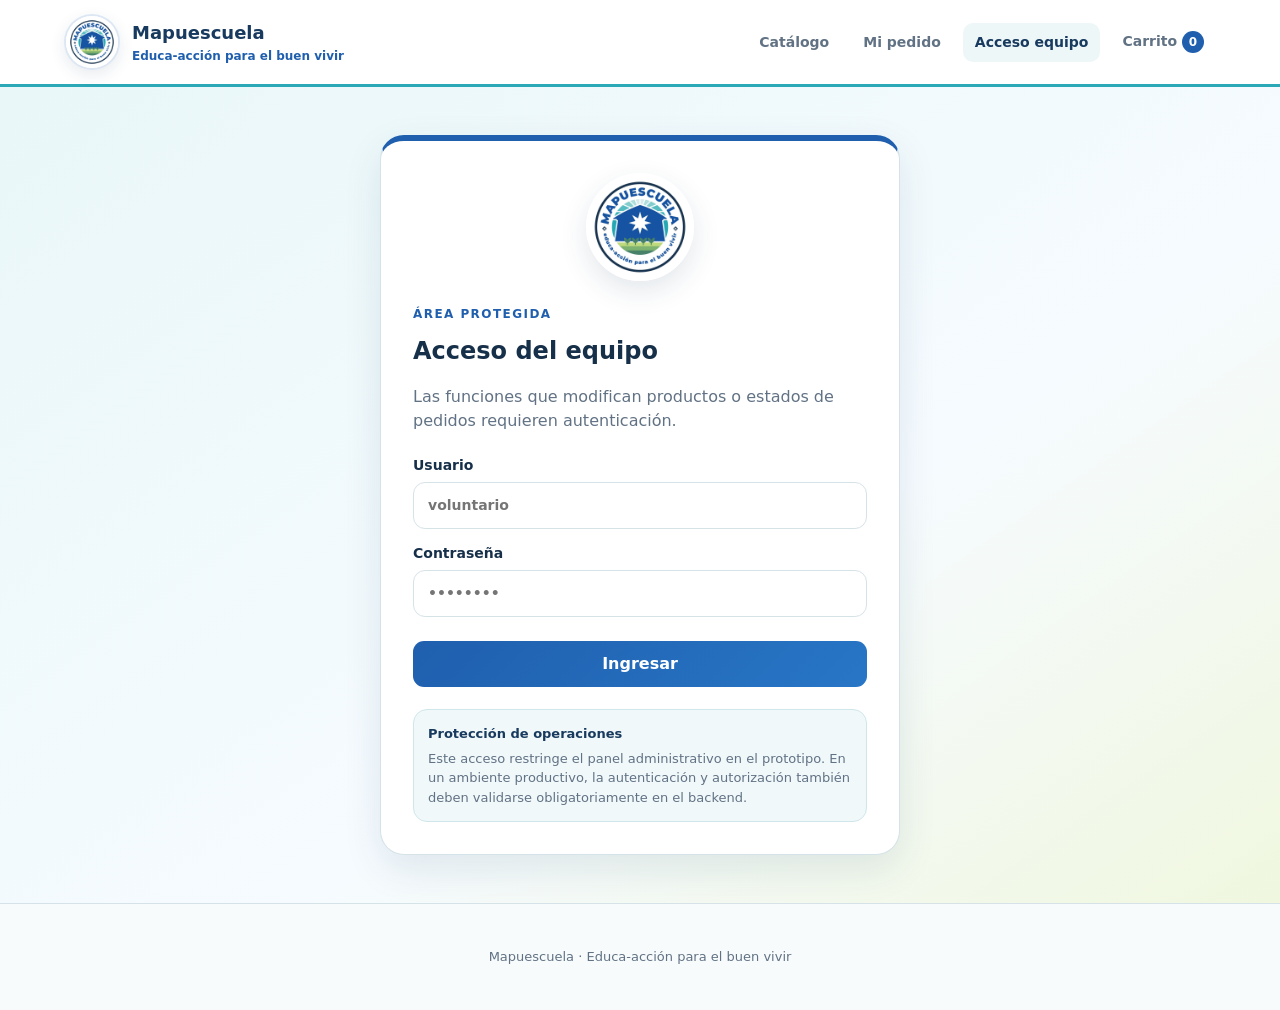
<file: frontend/admin.html>
<!DOCTYPE html>
<html lang="es">
<head>
  <meta charset="UTF-8" />
  <meta name="viewport" content="width=device-width, initial-scale=1.0" />
  <title>Mapuescuela | Administración</title>
  <link rel="stylesheet" href="estilos.css" />
</head>
<body data-page="admin">
  <header class="topbar">
    <a class="brand" href="index.html">
      <img class="brand-logo" src="logo-mapuescuela.jpg" alt="Logotipo Mapuescuela">
      <span><strong>Mapuescuela</strong><small>Panel protegido de voluntariado</small></span>
    </a>
    <nav class="nav">
      <a href="index.html">Catálogo</a>
      <a href="estado.html">Mi pedido</a>
      <a class="active" href="admin.html">Administración</a>
      <button id="logout-btn" class="nav-logout" type="button">Cerrar sesión</button>
      <a class="cart-link" href="carrito.html">Carrito <span id="cart-count">0</span></a>
    </nav>
  </header>

  <!-- Panel pensado para el voluntario/administrador de Mapuescuela. -->
  <main class="section">
    <div class="section-head">
      <div>
        <span class="eyebrow">Área protegida · Voluntariado</span>
        <h1>Gestión de ventas</h1>
        <p class="admin-security-copy">Solo usuarios autenticados pueden modificar productos o estados de pedidos.</p>
      </div>
      <button id="reset-demo" class="btn ghost">Restablecer demo</button>
    </div>

    <div class="stats-grid">
      <div class="stat"><span>Productos</span><strong id="stat-products">0</strong></div>
      <div class="stat"><span>Pedidos</span><strong id="stat-orders">0</strong></div>
      <div class="stat"><span>Pagos en revisión</span><strong id="stat-review">0</strong></div>
      <div class="stat"><span>Ventas aprobadas</span><strong id="stat-approved">0</strong></div>
    </div>

    <div class="admin-tabs">
      <button class="tab active" data-tab="pedidos">Pedidos</button>
      <button class="tab" data-tab="productos">Productos</button>
    </div>

    <!-- Gestión de pedidos y avance de estados del proceso de venta. -->
    <section id="tab-pedidos" class="admin-panel">
      <div class="table-wrap">
        <table>
          <thead>
            <tr><th>Código</th><th>Cliente</th><th>Total</th><th>Entrega</th><th>Estado</th><th>Acciones</th></tr>
          </thead>
          <tbody id="orders-table"></tbody>
        </table>
      </div>
      <div id="no-orders" class="empty hidden">Aún no existen pedidos.</div>
    </section>

    <!-- Gestión básica de productos y stock desde la interfaz administrativa. -->
    <section id="tab-productos" class="admin-panel hidden">
      <div class="panel-actions">
        <button id="new-product" class="btn primary">Agregar producto</button>
      </div>
      <div class="table-wrap">
        <table>
          <thead>
            <tr><th>Producto</th><th>Categoría</th><th>Precio</th><th>Stock</th><th>Estado</th><th>Acciones</th></tr>
          </thead>
          <tbody id="products-table"></tbody>
        </table>
      </div>
    </section>
  </main>

  <div id="product-form-modal" class="modal hidden">
    <div class="modal-card small">
      <button id="product-form-close" class="modal-close">×</button>
      <h2 id="product-form-title">Producto</h2>
      <form id="product-form" class="form-grid">
        <input type="hidden" name="id" />
        <label>Nombre<input required name="nombre" /></label>
        <label>Categoría<input required name="categoria" /></label>
        <label>Precio<input required min="0" name="precio" type="number" /></label>
        <label>Stock<input required min="0" name="stock" type="number" /></label>
        <label class="full">Descripción<textarea required name="descripcion" rows="3"></textarea></label>
        <label>Estado
          <select name="estado">
            <option value="DISPONIBLE">Disponible</option>
            <option value="NO_DISPONIBLE">No disponible</option>
          </select>
        </label>
        <button class="btn primary full" type="submit">Guardar producto</button>
      </form>
    </div>
  </div>

  <footer><p>Proyecto académico — Integración de Plataformas · MVP Mapuescuela</p></footer>
  <script src="soap-client.js"></script>
  <script src="app.js"></script>
</body>
</html>
</file>
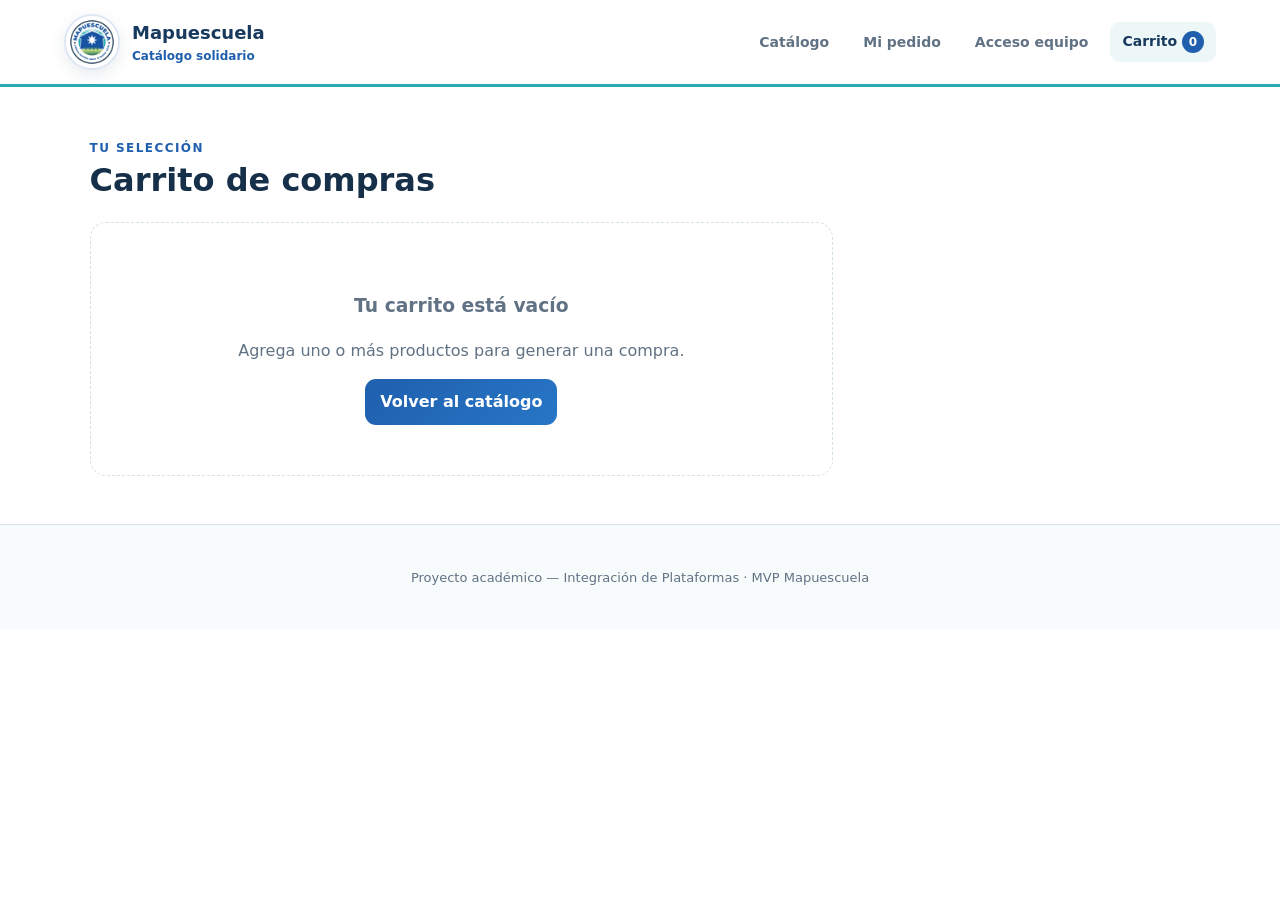
<file: frontend/carrito.html>
<!DOCTYPE html>
<html lang="es">
<head>
  <meta charset="UTF-8" />
  <meta name="viewport" content="width=device-width, initial-scale=1.0" />
  <title>Mapuescuela | Carrito</title>
  <link rel="stylesheet" href="estilos.css" />
</head>
<body data-page="carrito">
  <header class="topbar">
    <a class="brand" href="index.html">
      <img class="brand-logo" src="logo-mapuescuela.jpg" alt="Logotipo Mapuescuela">
      <span><strong>Mapuescuela</strong><small>Catálogo solidario</small></span>
    </a>
    <nav class="nav">
      <a href="index.html">Catálogo</a>
      <a href="estado.html">Mi pedido</a>
      <a href="login.html">Acceso equipo</a>
      <a class="cart-link active" href="carrito.html">Carrito <span id="cart-count">0</span></a>
    </nav>
  </header>

  <!-- Vista del carrito: app.js inserta los productos seleccionados y calcula el total. -->
  <main class="section page-narrow">
    <div class="section-head">
      <div>
        <span class="eyebrow">Tu selección</span>
        <h1>Carrito de compras</h1>
      </div>
    </div>

    <div class="two-col">
      <section>
        <div id="cart-items" class="stack"></div>
        <div id="empty-cart" class="empty hidden">
          <h3>Tu carrito está vacío</h3>
          <p>Agrega uno o más productos para generar una compra.</p>
          <a class="btn primary" href="index.html">Volver al catálogo</a>
        </div>
      </section>

      <!-- Resumen de compra antes de pasar al checkout. -->
      <aside id="cart-summary" class="summary-card">
        <h3>Resumen</h3>
        <div class="summary-line"><span>Productos</span><strong id="summary-items">0</strong></div>
        <div class="summary-line total"><span>Total</span><strong id="summary-total">$0</strong></div>
        <a id="checkout-btn" class="btn primary block" href="checkout.html">Continuar compra</a>
        <button id="clear-cart" class="btn ghost block">Vaciar carrito</button>
      </aside>
    </div>
  </main>

  <footer><p>Proyecto académico — Integración de Plataformas · MVP Mapuescuela</p></footer>
  <script src="soap-client.js"></script>
  <script src="app.js"></script>
</body>
</html>
</file>
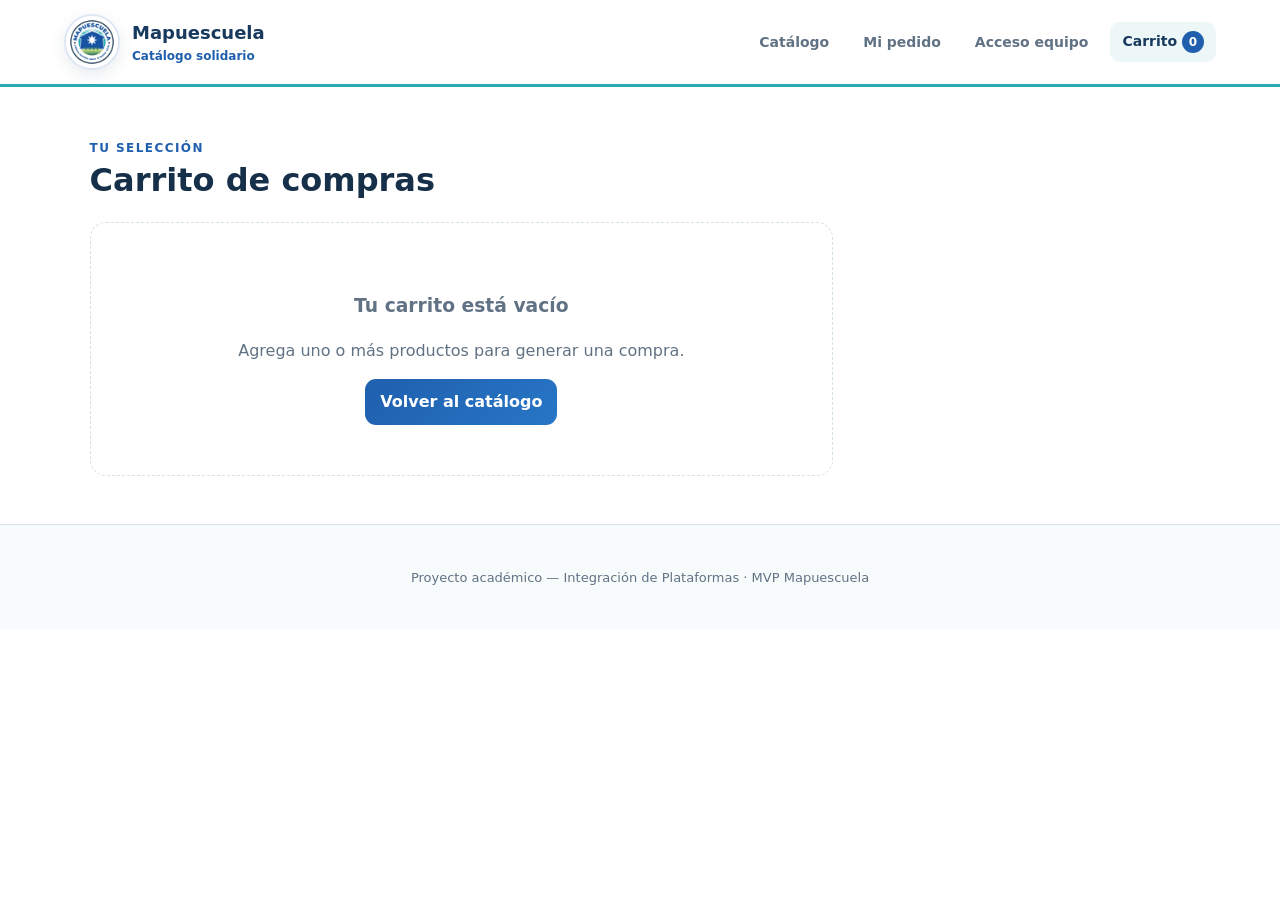
<file: frontend/checkout.html>
<!DOCTYPE html>
<html lang="es">
<head>
  <meta charset="UTF-8" />
  <meta name="viewport" content="width=device-width, initial-scale=1.0" />
  <title>Mapuescuela | Finalizar compra</title>
  <link rel="stylesheet" href="estilos.css" />
</head>
<body data-page="checkout">
  <header class="topbar">
    <a class="brand" href="index.html">
      <img class="brand-logo" src="logo-mapuescuela.jpg" alt="Logotipo Mapuescuela">
      <span><strong>Mapuescuela</strong><small>Catálogo solidario</small></span>
    </a>
    <nav class="nav">
      <a href="index.html">Catálogo</a>
      <a href="estado.html">Mi pedido</a>
      <a href="login.html">Acceso equipo</a>
      <a class="cart-link" href="carrito.html">Carrito <span id="cart-count">0</span></a>
    </nav>
  </header>

  <main class="section page-narrow">
    <div class="section-head">
      <div>
        <span class="eyebrow">Generación del pedido</span>
        <h1>Finalizar compra</h1>
      </div>
    </div>

    <div class="two-col">
      <!-- Formulario principal para reunir los datos necesarios para generar el pedido. -->
      <form id="checkout-form" class="form-card">
        <h3>1. Datos de contacto</h3>
        <div class="form-grid">
          <label>Nombre completo
            <input required name="nombre" type="text" placeholder="Ej: Ana Pérez" />
          </label>
          <label>Correo electrónico
            <input required name="email" type="email" placeholder="ana@email.cl" />
          </label>
          <label>Teléfono
            <input required name="telefono" type="tel" placeholder="+56 9 ..." />
          </label>
          <label>Comuna
            <input required name="comuna" type="text" placeholder="Ej: Padre Hurtado" />
          </label>
        </div>

        <h3>2. Modalidad de entrega</h3>
        <!-- El cliente puede elegir entre retiro o despacho según el caso de estudio. -->
        <div class="option-grid">
          <label class="option-card">
            <input required type="radio" name="entrega" value="RETIRO" checked />
            <span><strong>Retiro</strong><small>Retiro coordinado en Padre Hurtado.</small></span>
          </label>
          <label class="option-card">
            <input required type="radio" name="entrega" value="DESPACHO" />
            <span><strong>Despacho</strong><small>Voluntario o courier nacional.</small></span>
          </label>
        </div>

        <div id="shipping-fields" class="form-grid hidden">
          <label class="full">Dirección de despacho
            <input name="direccion" type="text" placeholder="Calle, número, comuna" />
          </label>
        </div>

        <h3>3. Pago por transferencia</h3>
        <div class="bank-box">
          <p><strong>Datos bancarios de demostración</strong></p>
          <p>Banco: Banco Demo · Cuenta: 12345678 · Titular: Mapuescuela</p>
          <small>En la integración real estos datos pueden provenir del backend.</small>
        </div>

        <!-- El comprobante se incluye porque el caso utiliza pago por transferencia. -->
        <label>Adjuntar comprobante de transferencia
          <input name="comprobante" type="file" accept=".pdf,.png,.jpg,.jpeg" />
          <small class="help">Para la demo puedes continuar sin archivo. En el flujo real el pedido queda pendiente de pago hasta recibirlo.</small>
        </label>

        <button class="btn primary block" type="submit">Generar pedido</button>
        <p id="checkout-message" class="form-message hidden"></p>
      </form>

      <aside class="summary-card">
        <h3>Resumen del pedido</h3>
        <div id="checkout-items" class="mini-list"></div>
        <div class="summary-line total"><span>Total</span><strong id="checkout-total">$0</strong></div>
        <p class="notice">El caso establece un plazo máximo de 24 horas para adjuntar el comprobante.</p>
      </aside>
    </div>
  </main>

  <footer><p>Proyecto académico — Integración de Plataformas · MVP Mapuescuela</p></footer>
  <script src="soap-client.js"></script>
  <script src="app.js"></script>
</body>
</html>
</file>
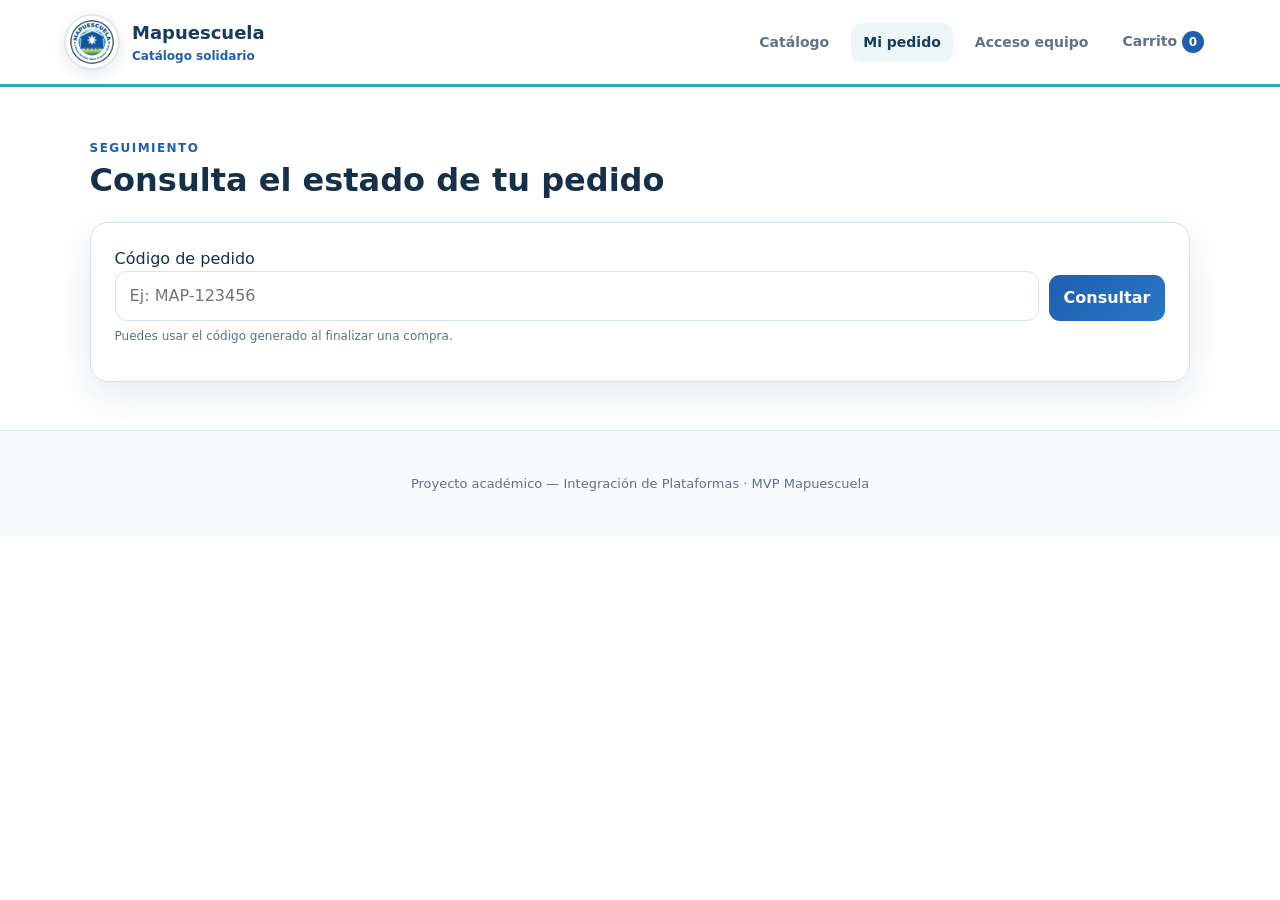
<file: frontend/estado.html>
<!DOCTYPE html>
<html lang="es">
<head>
  <meta charset="UTF-8" />
  <meta name="viewport" content="width=device-width, initial-scale=1.0" />
  <title>Mapuescuela | Estado del pedido</title>
  <link rel="stylesheet" href="estilos.css" />
</head>
<body data-page="estado">
  <header class="topbar">
    <a class="brand" href="index.html">
      <img class="brand-logo" src="logo-mapuescuela.jpg" alt="Logotipo Mapuescuela">
      <span><strong>Mapuescuela</strong><small>Catálogo solidario</small></span>
    </a>
    <nav class="nav">
      <a href="index.html">Catálogo</a>
      <a class="active" href="estado.html">Mi pedido</a>
      <a href="login.html">Acceso equipo</a>
      <a class="cart-link" href="carrito.html">Carrito <span id="cart-count">0</span></a>
    </nav>
  </header>

  <main class="section page-narrow">
    <div class="section-head">
      <div>
        <span class="eyebrow">Seguimiento</span>
        <h1>Consulta el estado de tu pedido</h1>
      </div>
    </div>

    <section class="form-card">
      <!-- La consulta por código permite al cliente revisar el estado de su pedido. -->
      <form id="track-form" class="track-form">
        <label>Código de pedido
          <input id="track-code" required placeholder="Ej: MAP-123456" />
        </label>
        <button class="btn primary" type="submit">Consultar</button>
      </form>
      <p class="help">Puedes usar el código generado al finalizar una compra.</p>
    </section>

    <section id="track-result" class="order-detail hidden"></section>
  </main>

  <footer><p>Proyecto académico — Integración de Plataformas · MVP Mapuescuela</p></footer>
  <script src="soap-client.js"></script>
  <script src="app.js"></script>
</body>
</html>
</file>
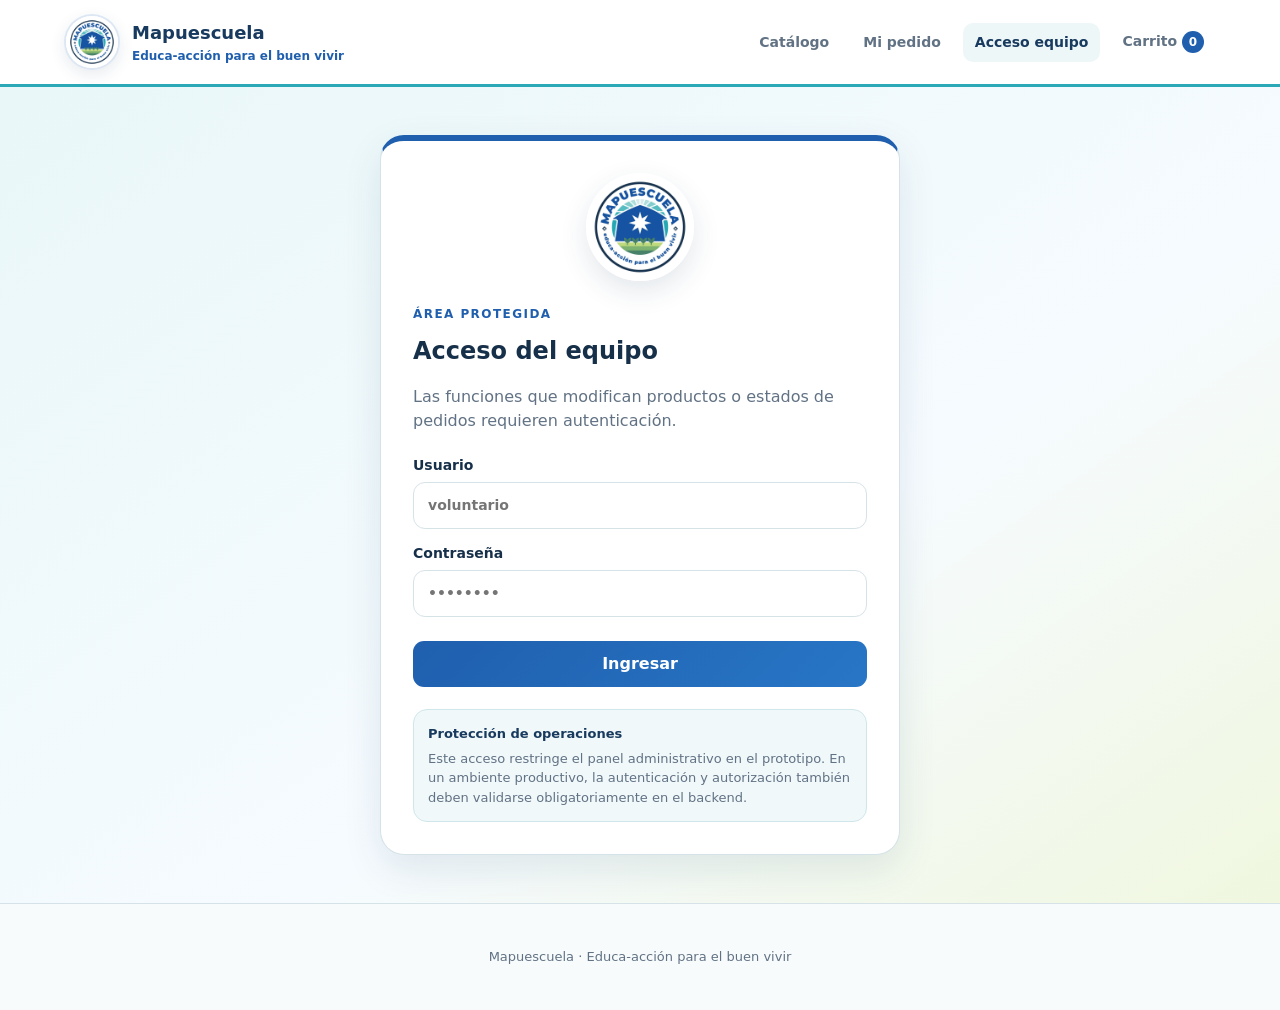
<file: frontend/login.html>
<!DOCTYPE html>
<html lang="es">
<head>
  <meta charset="UTF-8" />
  <meta name="viewport" content="width=device-width, initial-scale=1.0" />
  <title>Mapuescuela | Acceso equipo</title>
  <link rel="stylesheet" href="estilos.css" />
</head>
<body data-page="login">
  <header class="topbar">
    <a class="brand" href="index.html">
      <img class="brand-logo" src="logo-mapuescuela.jpg" alt="Logotipo Mapuescuela">
      <span><strong>Mapuescuela</strong><small>Educa-acción para el buen vivir</small></span>
    </a>
    <nav class="nav">
      <a href="index.html">Catálogo</a>
      <a href="estado.html">Mi pedido</a>
      <a class="active" href="login.html">Acceso equipo</a>
      <a class="cart-link" href="carrito.html">Carrito <span id="cart-count">0</span></a>
    </nav>
  </header>

  <main class="auth-shell">
    <section class="auth-card">
      <img class="auth-logo" src="logo-mapuescuela.jpg" alt="Mapuescuela">
      <span class="eyebrow">Área protegida</span>
      <h1>Acceso del equipo</h1>
      <p>Las funciones que modifican productos o estados de pedidos requieren autenticación.</p>

      <form id="login-form" class="auth-form">
        <label>Usuario
          <input name="usuario" autocomplete="username" required placeholder="voluntario">
        </label>
        <label>Contraseña
          <input name="password" type="password" autocomplete="current-password" required placeholder="••••••••">
        </label>
        <button class="btn primary block" type="submit">Ingresar</button>
      </form>

      <div id="login-error" class="auth-error hidden" role="alert"></div>

      <div class="security-note">
        <strong>Protección de operaciones</strong>
        <p>Este acceso restringe el panel administrativo en el prototipo. En un ambiente productivo, la autenticación y autorización también deben validarse obligatoriamente en el backend.</p>
      </div>
    </section>
  </main>

  <footer><p>Mapuescuela · Educa-acción para el buen vivir</p></footer>

  <script src="soap-client.js"></script>
  <script src="app.js"></script>
</body>
</html>
</file>
<file: frontend/estilos.css>
:root{
  --brand:#1f5fae;
  --brand-dark:#173a5e;
  --brand-cyan:#2ca9b6;
  --brand-green:#4f8f6f;
  --brand-lime:#b6d879;
  --surface:#ffffff;
  --surface-2:#eef7f8;
  --text:#17304a;
  --muted:#617284;
  --border:#d5e3e8;
  --danger:#a63c3c;
  --success:#397a5a;
  --warning:#9a6b12;
  --radius:18px;
  --shadow:0 14px 38px rgba(23,58,94,.10);
}
*{box-sizing:border-box}
html{scroll-behavior:smooth}
body{margin:0;background:var(--bg);color:var(--text);font-family:Inter,system-ui,-apple-system,BlinkMacSystemFont,"Segoe UI",sans-serif;line-height:1.5}
a{color:inherit;text-decoration:none}
button,input,select,textarea{font:inherit}
button{cursor:pointer}
.topbar{position:sticky;top:0;z-index:20;display:flex;align-items:center;justify-content:space-between;gap:24px;padding:14px clamp(18px,5vw,72px);background:rgba(255,255,255,.94);backdrop-filter:blur(12px);border-bottom:1px solid var(--border)}
.brand{display:flex;align-items:center;gap:12px}
.brand-mark{display:grid;place-items:center;width:42px;height:42px;border-radius:12px;background:var(--brand);color:white;font-weight:900;font-size:22px}
.brand strong,.brand small{display:block}
.brand small{color:var(--muted);font-size:12px}
.nav{display:flex;align-items:center;gap:10px;flex-wrap:wrap}
.nav a{padding:9px 12px;border-radius:10px;color:var(--muted);font-weight:700;font-size:14px}
.nav a:hover,.nav a.active{background:var(--surface-2);color:var(--brand-dark)}
.cart-link span{display:inline-grid;place-items:center;min-width:22px;height:22px;padding:0 6px;background:var(--brand);color:#fff;border-radius:999px;font-size:12px}
.hero{display:grid;grid-template-columns:1.4fr .8fr;gap:36px;align-items:center;padding:76px clamp(18px,7vw,110px);background:linear-gradient(135deg,#e8f6f7,#f4f9ff 58%,#eef6dc)}
.hero h1{max-width:780px;margin:10px 0 14px;font-size:clamp(38px,6vw,74px);line-height:1.02;letter-spacing:-.045em}
.hero p{max-width:650px;color:var(--muted);font-size:18px}
.eyebrow{color:var(--brand);font-weight:900;text-transform:uppercase;letter-spacing:.12em;font-size:12px}
.hero-card,.summary-card,.form-card,.order-detail{background:var(--surface);border:1px solid var(--border);border-radius:var(--radius);padding:24px;box-shadow:var(--shadow)}
.hero-card ol{padding-left:22px;color:var(--muted)}
.hero-card li+li{margin-top:8px}
.section{padding:48px clamp(18px,7vw,110px)}
.page-narrow{max-width:1300px;margin:auto}
.section-head{display:flex;justify-content:space-between;align-items:end;gap:20px;margin-bottom:24px}
.section-head h1,.section-head h2{margin:4px 0 0;line-height:1.1}
.filters{display:flex;gap:10px;flex-wrap:wrap}
input,select,textarea{width:100%;border:1px solid var(--border);background:#fff;border-radius:12px;padding:12px 14px;color:var(--text);outline:none}
input:focus,select:focus,textarea:focus{border-color:var(--brand-cyan);box-shadow:0 0 0 3px rgba(44,169,182,.13)}
.filters input{width:min(320px,70vw)}
.filters select{width:auto}
.product-grid{display:grid;grid-template-columns:repeat(3,minmax(0,1fr));gap:20px}
.product-card{overflow:hidden;background:var(--surface);border:1px solid var(--border);border-radius:var(--radius);box-shadow:0 8px 24px rgba(31,58,38,.06)}
.product-visual{width:100%;height:190px;border:0;background:linear-gradient(145deg,#e4efe1,#fbf6e7);display:grid;place-items:center}
.product-visual span{font-size:76px;filter:drop-shadow(0 8px 12px rgba(0,0,0,.08))}
.product-body{padding:20px}
.product-body h3{margin:10px 0 6px}
.product-body p{color:var(--muted);min-height:72px;font-size:14px}
.badge{display:inline-flex;padding:5px 9px;background:var(--surface-2);color:var(--brand-dark);border-radius:999px;font-size:12px;font-weight:800}
.product-meta{display:flex;justify-content:space-between;align-items:center;margin:16px 0}
.product-meta.large{font-size:18px}
.card-actions{display:flex;gap:8px}
.btn{border:0;border-radius:11px;padding:11px 15px;font-weight:800;display:inline-flex;align-items:center;justify-content:center;gap:8px}
.btn.primary{background:var(--brand);color:white}
.btn.primary:hover{background:var(--brand-dark)}
.btn.ghost{background:#edf5f7;color:var(--brand-dark)}
.btn.danger-btn{background:#f7e5e5;color:var(--danger)}
.btn.block{width:100%;margin-top:10px}
.btn.tiny{padding:7px 10px;font-size:12px;margin:2px}
.two-col{display:grid;grid-template-columns:1.45fr .65fr;gap:24px;align-items:start}
.stack{display:grid;gap:12px}
.cart-item{display:grid;grid-template-columns:64px 1fr auto auto auto;gap:16px;align-items:center;background:#fff;border:1px solid var(--border);border-radius:16px;padding:16px}
.cart-icon{display:grid;place-items:center;width:64px;height:64px;background:var(--surface-2);border-radius:14px;font-size:32px}
.cart-info h3{margin:5px 0}
.cart-info small{color:var(--muted)}
.qty{display:flex;align-items:center;gap:9px}
.qty button,.icon-btn{width:32px;height:32px;border:1px solid var(--border);background:#fff;border-radius:9px;font-weight:900}
.icon-btn.danger{color:var(--danger)}
.summary-card{position:sticky;top:92px}
.summary-card h3{margin-top:0}
.summary-line{display:flex;justify-content:space-between;padding:12px 0;border-bottom:1px solid var(--border)}
.summary-line.total{font-size:20px;border-bottom:0;padding-top:18px}
.form-card h3:not(:first-child){margin-top:30px}
.form-grid{display:grid;grid-template-columns:1fr 1fr;gap:14px}
.form-grid label{font-weight:700;font-size:14px}
.form-grid label input,.form-grid label select,.form-grid label textarea{margin-top:6px;font-weight:400}
.full{grid-column:1/-1}
.option-grid{display:grid;grid-template-columns:1fr 1fr;gap:12px}
.option-card{display:flex;align-items:start;gap:10px;border:1px solid var(--border);padding:16px;border-radius:14px;background:#fff}
.option-card input{width:auto;margin-top:4px}
.option-card strong,.option-card small{display:block}
.option-card small{color:var(--muted);margin-top:4px}
.bank-box{background:#fff8e7;border:1px solid #eed58c;border-radius:14px;padding:14px;margin-bottom:16px}
.bank-box p{margin:4px 0}
.help,.notice{display:block;color:var(--muted);font-size:12px;margin-top:6px}
.form-message{margin-top:18px}
.success-box{display:grid;gap:10px;padding:18px;border:1px solid #abd3b5;background:#edf8ef;border-radius:14px}
.mini-list{display:grid;gap:10px}
.mini-list>div{display:flex;justify-content:space-between;gap:15px;border-bottom:1px solid var(--border);padding-bottom:10px}
.track-form{display:grid;grid-template-columns:1fr auto;gap:10px;align-items:end}
.order-detail{margin-top:22px}
.order-top{display:flex;justify-content:space-between;gap:20px;align-items:start}
.status{display:inline-flex;padding:6px 10px;border-radius:999px;font-size:12px;font-weight:900;white-space:nowrap}
.status.success{background:#e5f5ea;color:var(--success)}
.status.warning{background:#fff2d5;color:var(--warning)}
.status.danger{background:#f8e1e1;color:var(--danger)}
.status.neutral{background:#eef1ef;color:#536057}
.order-grid{display:grid;grid-template-columns:repeat(4,1fr);gap:12px;margin:20px 0}
.order-grid>div{padding:14px;background:var(--surface-2);border-radius:12px}
.order-grid small,.order-grid strong{display:block}
.process-strip{display:flex;gap:6px;flex-wrap:wrap;margin-top:24px}
.process-strip span{padding:8px 10px;border-radius:9px;background:#eff2ef;color:var(--muted);font-size:12px}
.process-strip span.current{background:var(--brand);color:#fff}
.stats-grid{display:grid;grid-template-columns:repeat(4,1fr);gap:14px;margin-bottom:22px}
.stat{background:#fff;border:1px solid var(--border);padding:20px;border-radius:15px}
.stat span,.stat strong{display:block}
.stat span{color:var(--muted);font-size:13px}
.stat strong{font-size:30px;margin-top:4px}
.admin-tabs{display:flex;gap:8px;margin-bottom:14px}
.tab{border:0;background:#e8f3f5;padding:10px 16px;border-radius:10px;font-weight:800;color:var(--muted)}
.tab.active{background:var(--brand);color:#fff}
.admin-panel{background:#fff;border:1px solid var(--border);border-radius:16px;padding:16px}
.table-wrap{overflow:auto}
table{width:100%;border-collapse:collapse;min-width:800px}
th,td{text-align:left;padding:13px;border-bottom:1px solid var(--border);vertical-align:middle}
th{font-size:12px;text-transform:uppercase;letter-spacing:.05em;color:var(--muted)}
td small{color:var(--muted)}
.panel-actions{display:flex;justify-content:flex-end;margin-bottom:12px}
.actions-cell{min-width:180px}
.modal{position:fixed;z-index:50;inset:0;background:rgba(13,24,16,.56);display:grid;place-items:center;padding:20px}
.modal-card{position:relative;width:min(620px,100%);max-height:90vh;overflow:auto;background:#fff;border-radius:22px;padding:28px;box-shadow:0 30px 80px rgba(0,0,0,.25)}
.modal-card.small{width:min(560px,100%)}
.modal-close{position:absolute;right:16px;top:12px;border:0;background:transparent;font-size:28px;color:var(--muted)}
.detail-visual{display:grid;place-items:center;height:200px;background:linear-gradient(145deg,#e4efe1,#fbf6e7);border-radius:16px;font-size:90px;margin-bottom:20px}
.empty{text-align:center;padding:50px 20px;color:var(--muted);background:#fff;border:1px dashed var(--border);border-radius:16px}
.toast{position:fixed;left:50%;bottom:24px;z-index:100;transform:translate(-50%,20px);opacity:0;background:var(--brand-dark);color:white;padding:12px 18px;border-radius:12px;box-shadow:var(--shadow);transition:.2s}
.toast.show{transform:translate(-50%,0);opacity:1}
.hidden{display:none!important}
footer{padding:30px;text-align:center;color:var(--muted);font-size:13px}
@media(max-width:900px){
  .topbar{align-items:flex-start;flex-direction:column}
  .nav{width:100%;overflow:auto;flex-wrap:nowrap}
  .hero,.two-col{grid-template-columns:1fr}
  .product-grid{grid-template-columns:repeat(2,minmax(0,1fr))}
  .summary-card{position:static}
  .stats-grid{grid-template-columns:repeat(2,1fr)}
  .order-grid{grid-template-columns:repeat(2,1fr)}
}
@media(max-width:620px){
  .section{padding:32px 16px}
  .hero{padding:48px 16px}
  .hero h1{font-size:42px}
  .product-grid,.form-grid,.option-grid{grid-template-columns:1fr}
  .full{grid-column:auto}
  .section-head{align-items:stretch;flex-direction:column}
  .filters input,.filters select{width:100%}
  .cart-item{grid-template-columns:50px 1fr auto}
  .cart-item>.qty{grid-column:2}
  .cart-item>strong{grid-column:2}
  .track-form{grid-template-columns:1fr}
  .stats-grid{grid-template-columns:1fr 1fr}
  .order-grid{grid-template-columns:1fr}
}


/* Fotografías del catálogo */
.product-visual{
  overflow:hidden;
  padding:0;
  background:#ecefea;
}
.product-visual img{
  width:100%;
  height:100%;
  display:block;
  object-fit:cover;
  transition:transform .28s ease;
}
.product-card:hover .product-visual img{
  transform:scale(1.035);
}
.detail-visual{
  overflow:hidden;
  padding:0;
  background:#ecefea;
}
.detail-visual img{
  width:100%;
  height:100%;
  display:block;
  object-fit:cover;
}
.cart-icon{
  overflow:hidden;
  padding:0;
}
.cart-icon img{
  width:100%;
  height:100%;
  object-fit:cover;
  display:block;
}
.admin-product{
  display:flex;
  align-items:center;
  gap:10px;
  min-width:210px;
}
.admin-product img{
  width:46px;
  height:46px;
  object-fit:cover;
  border-radius:9px;
  border:1px solid var(--border);
}


/* ===== Identidad visual institucional Mapuescuela ===== */
.brand{
  display:flex;
  align-items:center;
  gap:12px;
}
.brand-logo{
  width:56px;
  height:56px;
  border-radius:50%;
  object-fit:cover;
  background:#fff;
  border:2px solid rgba(31,95,174,.15);
  box-shadow:0 5px 15px rgba(23,58,94,.10);
}
.brand span{
  display:grid;
  gap:1px;
}
.brand strong{color:var(--brand-dark);font-size:18px}
.brand small{color:var(--brand);font-weight:700}

.topbar{
  border-bottom:3px solid var(--brand-cyan);
}
.eyebrow{color:var(--brand)}
.hero{
  position:relative;
  overflow:hidden;
}
.hero::after{
  content:"";
  position:absolute;
  width:220px;
  height:220px;
  right:-70px;
  bottom:-95px;
  border-radius:50%;
  background:rgba(182,216,121,.24);
  pointer-events:none;
}
.identity-card{
  text-align:center;
  border-top:5px solid var(--brand-cyan);
}
.hero-logo{
  width:120px;
  height:120px;
  object-fit:cover;
  border-radius:50%;
  display:block;
  margin:0 auto 16px;
  box-shadow:0 10px 30px rgba(23,58,94,.12);
}
.btn.primary{
  background:linear-gradient(135deg,var(--brand),#2876c6);
}
.btn.primary:hover{background:var(--brand-dark)}
.badge{
  background:#e7f6f7;
  color:var(--brand-dark);
}
.product-card{
  border-top:4px solid transparent;
  transition:transform .2s ease,border-color .2s ease,box-shadow .2s ease;
}
.product-card:hover{
  transform:translateY(-3px);
  border-top-color:var(--brand-cyan);
  box-shadow:0 16px 34px rgba(23,58,94,.12);
}
footer{
  border-top:1px solid var(--border);
  background:#f8fbfc;
}

/* ===== Acceso y autorización del panel administrativo ===== */
.auth-shell{
  min-height:calc(100vh - 150px);
  display:grid;
  place-items:center;
  padding:48px 20px;
  background:linear-gradient(145deg,#e9f7f8,#f6fbff 60%,#f0f7df);
}
.auth-card{
  width:min(520px,100%);
  background:#fff;
  border:1px solid var(--border);
  border-top:6px solid var(--brand);
  border-radius:24px;
  box-shadow:var(--shadow);
  padding:32px;
}
.auth-card h1{margin:8px 0}
.auth-card>p{color:var(--muted);margin-bottom:22px}
.auth-logo{
  width:108px;
  height:108px;
  object-fit:cover;
  border-radius:50%;
  display:block;
  margin:0 auto 20px;
  box-shadow:0 10px 28px rgba(23,58,94,.12);
}
.auth-form{
  display:grid;
  gap:14px;
}
.auth-form label{font-weight:800;font-size:14px}
.auth-form input{margin-top:6px}
.auth-error{
  margin-top:14px;
  background:#f8e1e1;
  color:var(--danger);
  border:1px solid #edbbbb;
  border-radius:12px;
  padding:12px 14px;
  font-weight:700;
}
.security-note{
  margin-top:22px;
  padding:14px;
  border-radius:14px;
  background:#f0f8fa;
  border:1px solid #cfe7eb;
  color:var(--muted);
  font-size:13px;
}
.security-note strong{color:var(--brand-dark)}
.security-note p{margin:5px 0 0}
.nav-logout{
  border:1px solid var(--border);
  background:#fff;
  color:var(--brand-dark);
  padding:9px 12px;
  border-radius:10px;
  font-weight:800;
}
.nav-logout:hover{background:#edf5f7}
.admin-security-copy{
  color:var(--muted);
  margin:6px 0 0;
  max-width:660px;
}

/* Destaca visualmente que administración es un entorno restringido */
body[data-page="admin"] .topbar{
  background:linear-gradient(90deg,#fff,#f0f8fa);
}
body[data-page="admin"] .admin-panel{
  border-top:4px solid var(--brand-cyan);
}

@media(max-width:620px){
  .brand-logo{width:48px;height:48px}
  .hero-logo{width:95px;height:95px}
  .auth-card{padding:24px 18px}
}
</file>
